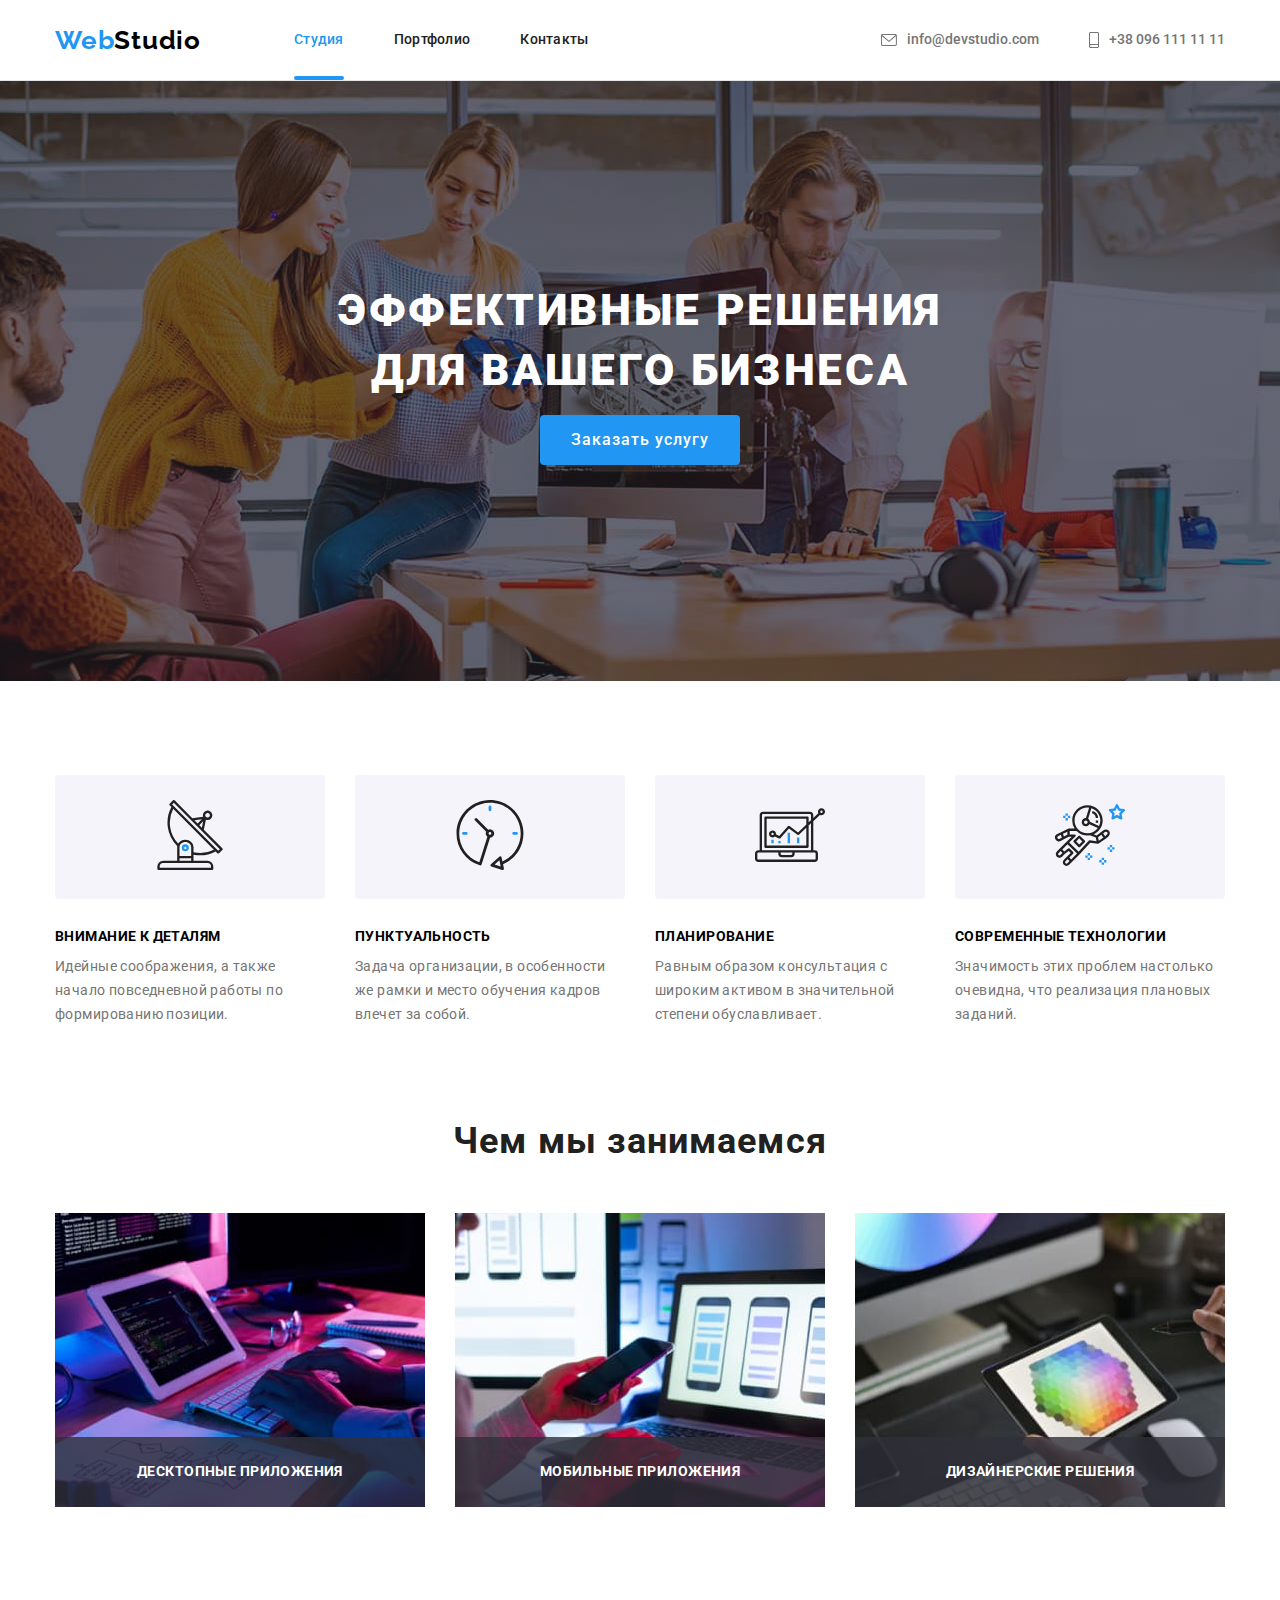
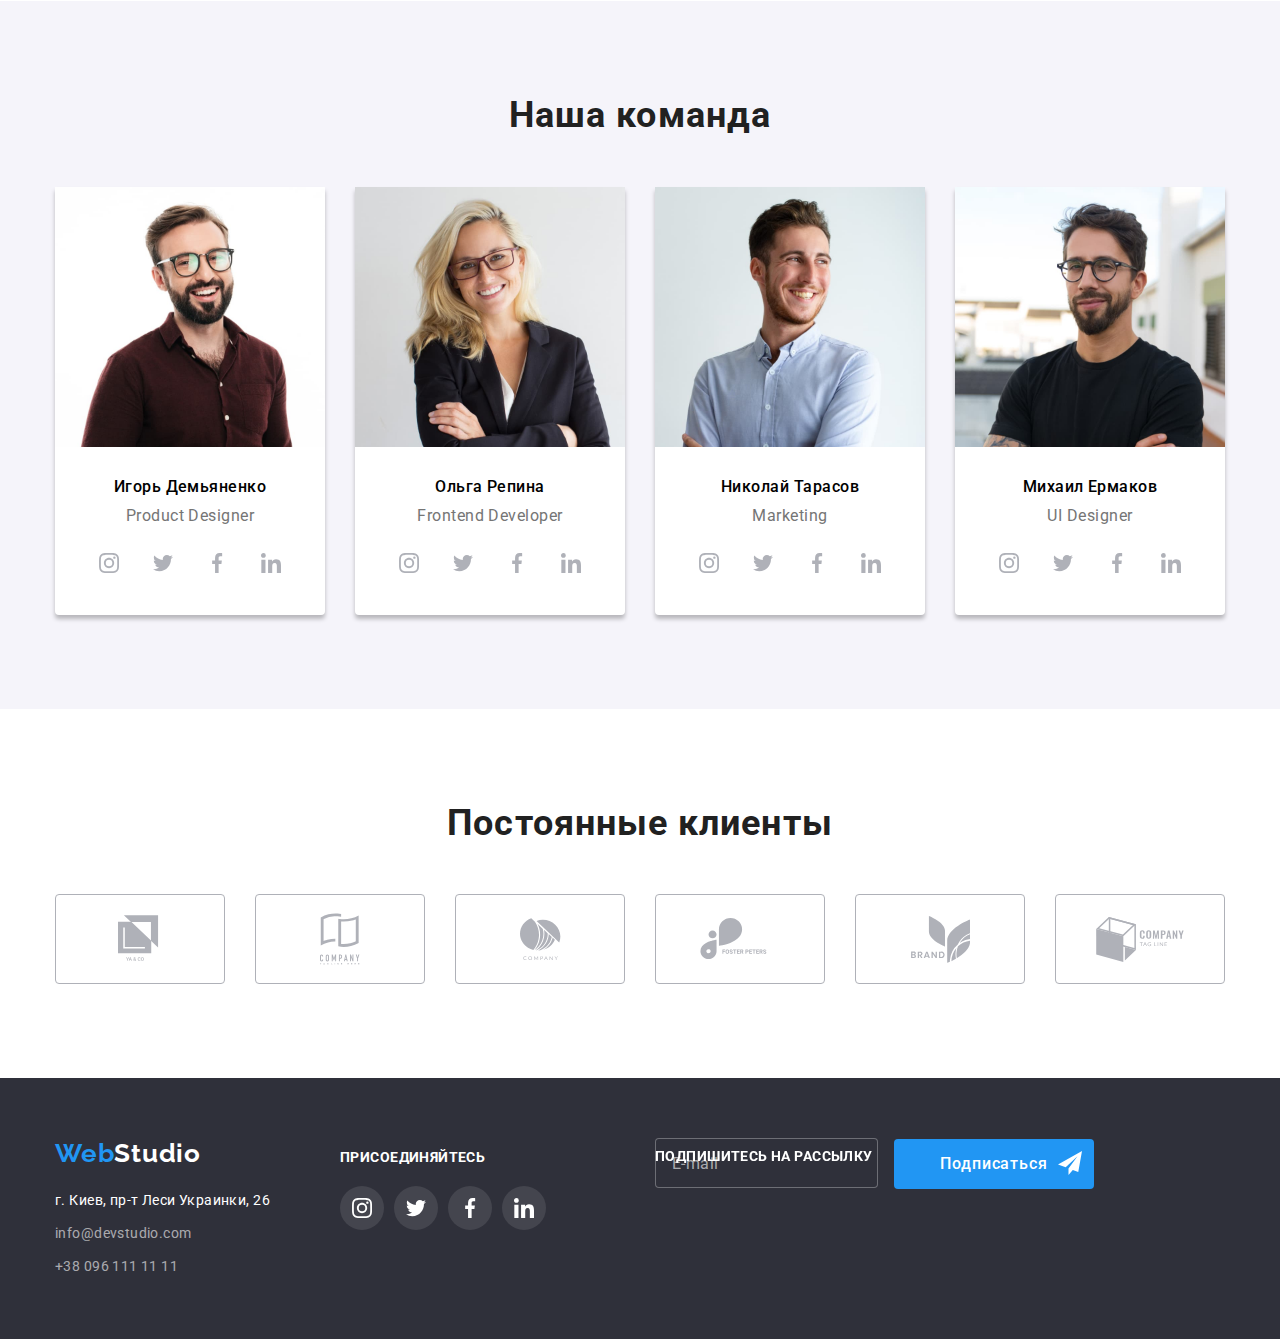
<file: index.html>
<!DOCTYPE html>
<html lang="ru">
<head>
    <meta charset="UTF-8">
    <meta name="viewport" content="width=device-width, initial-scale=1.0">
    <title>WebStudio</title>
    <link rel="stylesheet" href="https://cdnjs.cloudflare.com/ajax/libs/modern-normalize/1.0.0/modern-normalize.min.css">
    <link rel="preconnect" href="https://fonts.gstatic.com">
    <link href="https://fonts.googleapis.com/css2?family=Raleway:wght@700&family=Roboto:wght@400;500;700;900&display=swap"
        rel="stylesheet">
    <link rel="stylesheet" href="./css/styles.css">
</head>

<body>

    <header class="header">
        <div class="container">
            <a class="logo" href="index.html"><span class="web">Web</span><span class="studio">Studio</span></a>
            <nav>
                <ul class="nav-links">
                    <li class="item"><a class="nav-link current" href="index.html">Студия</a></li>
                    <li class="item"><a class="nav-link" href="portfolio.html">Портфолио</a></li>
                    <li class="item"><a class="nav-link" href="#">Контакты</a></li>
                </ul>
            </nav>
            <ul class="header-contacts">
                <li><a class="header-contact" href="mailto:info@devstudio.com">
                        <svg class="cont-icon" width="16" height="12">
                            <use href="./images/symbol-defs_opt.svg#icon-envelope"></use>
                        </svg>info@devstudio.com</a></li>
                <li><a class="header-contact" href="tel:+380961111111"> 
                        <svg class="cont-icon" width="10" height="16">
                            <use href="./images/symbol-defs_opt.svg#icon-smartphone"></use>
                        </svg> +38 096 111 11 11</a></li>
            </ul>
        </div>
    </header>

    <main>  
        <!--герой-->
        <section class="hero section">
            <div class="overlay">
                <div class="hero-title">
                    <h1 class="main-title">Эффективные решения для вашего бизнеса</h1>
                </div>
                <span class="hero-button">
                    <button class="button" type="button" data-modal-open>Заказать услугу</button>
                </span>
            </div>
        </section>

        <!--наши особенности-->
        <section class="our-peculiarities">
            <div class="container">
                <h2 class="visually-hidden">наши особенности</h2>
                <ul class="peculiarities">
                    <li class="p-item">
                        <div class="item-pecul">
                            <svg class="pec-image">
                                <use href="./images/symbol-defs_opt.svg#icon-antenna-1"></use>
                            </svg>
                        </div>
                        <h3>Внимание к деталям</h3>
                        <p>Идейные соображения, а также начало повседневной работы по формированию позиции.</p>
                    </li>
                    <li class="p-item">
                        <div class="item-pecul">
                            <svg class="pec-image">
                                <use href="./images/symbol-defs_opt.svg#icon-clock-1"></use>
                            </svg>
                        </div>
                        <h3>Пунктуальность</h3>
                        <p>Задача организации, в особенности же рамки и место обучения кадров влечет за собой.</p>
                    </li>
                    <li class="p-item">
                        <div class="item-pecul">
                            <svg class="pec-image">
                                <use href="./images/symbol-defs_opt.svg#icon-diagram-1"></use>
                            </svg>
                        </div>
                        <h3>Планирование</h3>
                        <p>Равным образом консультация с широким активом в значительной степени обуславливает.</p>
                    </li>
                    <li class="p-item">
                        <div class="item-pecul">
                            <svg class="pec-image">
                                <use href="./images/symbol-defs_opt.svg#icon-astronaut-1"></use>
                            </svg>
                        </div>
                        <h3>Современные технологии</h3>
                        <p>Значимость этих проблем настолько очевидна, что реализация плановых заданий.</p>
                    </li>
                </ul>
            </div>
        </section>

        <!--чем мы занимаемся-->
        <section class="b-features">
            <div class="container">
                <div class="our-business"><h2>Чем мы занимаемся</h2></div>
                <ul class="business-pict">
                    <li>
                        <div class="b-card">
                            <img src="./images/box_1.jpg" alt="человек набирает текст на клавиатуре" width="370">
                            <div class="b-text">
                                <h3>Десктопные приложения</h3>
                            </div>
                        </div>
                    </li>
                    <li>
                        <div class="b-card">
                            <img src="./images/box_2.jpg" alt="человек со смартфоном работает на ноутбуке" width="370">
                            <div class="b-text">
                                <h3>Мобильные приложения</h3>
                            </div>
                        </div>
                    </li>
                    <li>
                        <div class="b-card">
                            <img src="./images/box_3.jpg" alt="человек работает на планшете" width="370">
                            <div class="b-text">
                                <h3>Дизайнерские решения</h3>
                            </div>
                        </div>
                    </li>
                </ul>
            </div>
        </section>

        <!--карточки сотрудников-->
        <section class="stuff-cards">
            <div class="container">
                <h2>Наша команда</h2>
                <ul class="team-cards">
                    <li>
                        <img src="./images/img_team_1.jpg" alt="молодой мужчина дизайнер" width="270">
                        <h3>Игорь Демьяненко</h3>
                        <p>Product Designer</p>
                        <ul class="social-links">
                            <li class="s-links"><a class="button master" href="#">
                                <svg class="button-team">
                                    <use href="./images/symbol-defs_opt.svg#icon-instagram-2"></use>
                                </svg>
                            </a></li>
                            <li class="s-links"><a class="button master" href="#">
                                <svg class="button-team">
                                    <use href="./images/symbol-defs_opt.svg#icon-twitter-1"></use>
                                </svg>
                            </a></li>
                            <li class="s-links"><a class="button master" href="#">
                                <svg class="button-team">
                                    <use href="./images/symbol-defs_opt.svg#icon-facebook-1"></use>
                                </svg>
                            </a></li>
                            <li class="s-links"><a class="button master" href="#">
                                <svg class="button-team">
                                    <use href="./images/symbol-defs_opt.svg#icon-linkedin-1"></use>
                                </svg>
                            </a></li>
                        </ul>
                    </li> 
                    <li>
                        <img src="./images/img_team_2.jpg" alt="светловолосая девушка в очках" width="270">
                        <h3>Ольга Репина</h3>
                        <p>Frontend Developer</p>
                        <ul class="social-links">
                            <li class="s-links"><a class="button master" href="#">
                                    <svg class="button-team">
                                        <use href="./images/symbol-defs_opt.svg#icon-instagram-2"></use>
                                    </svg>
                                </a></li>
                            <li class="s-links"><a class="button master" href="#">
                                    <svg class="button-team">
                                        <use href="./images/symbol-defs_opt.svg#icon-twitter-1"></use>
                                    </svg>
                                </a></li>
                            <li class="s-links"><a class="button master" href="#">
                                    <svg class="button-team">
                                        <use href="./images/symbol-defs_opt.svg#icon-facebook-1"></use>
                                    </svg>
                                </a></li>
                            <li class="s-links"><a class="button master" href="#">
                                    <svg class="button-team">
                                        <use href="./images/symbol-defs_opt.svg#icon-linkedin-1"></use>
                                    </svg>
                                </a></li>
                        </ul>
                    </li>
                    <li>
                        <img src="./images/img_team_3.jpg" alt="молодой человек в светлой рубашке" width="270">
                        <h3>Николай Тарасов</h3>
                        <p>Marketing</p>
                        <ul class="social-links">
                            <li class="s-links"><a class="button master" href="#">
                                    <svg class="button-team">
                                        <use href="./images/symbol-defs_opt.svg#icon-instagram-2"></use>
                                    </svg>
                                </a></li>
                            <li class="s-links"><a class="button master" href="#">
                                    <svg class="button-team">
                                        <use href="./images/symbol-defs_opt.svg#icon-twitter-1"></use>
                                    </svg>
                                </a></li>
                            <li class="s-links"><a class="button master" href="#">
                                    <svg class="button-team">
                                        <use href="./images/symbol-defs_opt.svg#icon-facebook-1"></use>
                                    </svg>
                                </a></li>
                            <li class="s-links"><a class="button master" href="#">
                                    <svg class="button-team">
                                        <use href="./images/symbol-defs_opt.svg#icon-linkedin-1"></use>
                                    </svg>
                                </a></li>
                        </ul>
                    </li>
                    <li>
                        <img src="./images/img_team_4.jpg" alt="молодой мужчина в очках с бородой" width="270">
                        <h3>Михаил Ермаков</h3>
                        <p>UI Designer</p>
                        <ul class="social-links">
                            <li class="s-links"><a class="button master" href="#">
                                    <svg class="button-team">
                                        <use href="./images/symbol-defs_opt.svg#icon-instagram-2"></use>
                                    </svg>
                                </a></li>
                            <li class="s-links"><a class="button master" href="#">
                                    <svg class="button-team">
                                        <use href="./images/symbol-defs_opt.svg#icon-twitter-1"></use>
                                    </svg>
                                </a></li>
                            <li class="s-links"><a class="button master" href="#">
                                    <svg class="button-team">
                                        <use href="./images/symbol-defs_opt.svg#icon-facebook-1"></use>
                                    </svg>
                                </a></li>
                            <li class="s-links"><a class="button master" href="#">
                                    <svg class="button-team">
                                        <use href="./images/symbol-defs_opt.svg#icon-linkedin-1"></use>
                                    </svg>
                                </a></li>
                        </ul>
                    </li>
                </ul>
            </div>
        </section>

            <!-- список клиентов -->
        <section class="clients">
            <div class="container">
                    <h2 class="clients-title">Постоянные клиенты</h2>
                    <ul class="clients-list">
                        <li>
                            <a class="cl-link" href="">
                                <svg class="cl-image" width="44.3" height="49.3">
                                    <use href="./images/symbol-defs_opt.svg#icon-logo-1"></use>
                                </svg>
                            </a>
                        </li>
                        <li>
                            <a class="cl-link" href="">
                                <svg class="cl-image" width="40" height="52">
                                    <use href="./images/symbol-defs_opt.svg#icon-logo-2"></use>
                                </svg>
                            </a>
                        </li>
                        <li>
                            <a class="cl-link" href="">
                                <svg class="cl-image" width="41" height="42.6">
                                    <use href="./images/symbol-defs_opt.svg#icon-logo-3"></use>
                                </svg>
                            </a>
                        </li>
                        <li>
                            <a class="cl-link" href="">
                                <svg class="cl-image" width="79.66" height="42.02">
                                    <use href="./images/symbol-defs_opt.svg#icon-logo-4"></use>
                                </svg>
                            </a>
                        </li>
                        <li>
                            <a class="cl-link" href="">
                                <svg class="cl-image" width="59" height="47">
                                    <use href="./images/symbol-defs_opt.svg#icon-logo-5"></use>
                                </svg>
                            </a>
                        </li>
                        <li>
                            <a class="cl-link" href="">
                                <svg class="cl-image" width="88.48" height="45.44">
                                    <use href="./images/symbol-defs_opt.svg#icon-logo-6"></use>
                                </svg>
                            </a>
                        </li>
                    </ul>
            </div>
        </section>
        <div class="backdrop is-hidden" data-modal>
            <div class="modal">
                <button class="close" data-modal-close>
                    <img class="cross" src="./images/Vector.png" alt="крестик">
                </button>
                <p class="modal-title">Оставьте свои данные, мы вам перезвоним</p>
                <form action="" class="modal-form">
                    <label for="">Имя
                        <input type="text" name="name">
                    </label>
                    <label for="">Телефон
                        <input type="text" name="phone">
                    </label>
                    <label for="">Почта
                        <input type="email" name="email">
                    </label>
                    <label for="">Комментарий
                        <textarea name="comment" id="" rows="5" placeholder="Введите текст"></textarea>
                    </label>
                    <label for="">
                        <input type="checkbox" name="accept" value="accept">
                    Соглашаюсь с рассылкой и принимаю Условия договора
                    </label>
                    <button type="submit" class="button email-submit">Отправить</button>
                </form>
            </div>
        </div>
    </main>

    <footer>
        <div class="container">
            <div class="f-blocks">
                    <div class="f-address"><a class="f-logo" href="index.html"><span class="web">Web</span><span class="f-studio">Studio</span></a>
                        <ul class="f-contacts">
                            <li>
                                <address class="address">г. Киев, пр-т Леси Украинки, 26</address>
                            </li>
                            <li><a class="footer-contacts" href="mailto:info@devstudio.com">info@devstudio.com</a></li>
                            <li><a class="footer-contacts" href="tel:+380961111111">+38 096 111 11 11</a></li>
                        </ul>
                    </div>
                    <div class="f-links">
                        <h3>присоединяйтесь</h3>
                        <ul class="footer-links">
                            <li class="foot-link"><a class="button foot-master" href="#">
                                    <svg class="button-team">
                                        <use href="./images/symbol-defs_opt.svg#icon-instagram-2"></use>
                                    </svg>
                                </a></li>
                            <li class="foot-link"><a class="button foot-master" href="#">
                                    <svg class="button-team">
                                        <use href="./images/symbol-defs_opt.svg#icon-twitter-1"></use>
                                    </svg>
                                </a></li>
                            <li class="foot-link"><a class="button foot-master" href="#">
                                    <svg class="button-team">
                                        <use href="./images/symbol-defs_opt.svg#icon-facebook-1"></use>
                                    </svg>
                                </a></li>
                            <li class="foot-link"><a class="button foot-master" href="#">
                                    <svg class="button-team">
                                        <use href="./images/symbol-defs_opt.svg#icon-linkedin-1"></use>
                                    </svg>
                                </a></li>
                        </ul>
                    </div>
                    <form class="footer-form">
                        <label class="f-label" for="user-email" name="email">Подпишитесь на рассылку</label>
                        <div class="f-area">
                            <input class="f-input" type="email" id="user-email" placeholder="E-mail">
                            <button type="submit"class="button email-submit">Подписаться
                                <img class="send-icon" src="./images/icon send.svg" alt="бумажный самолетик" width="24px" height="24px">
                            </button>
                        </div>
                        
                    </form>
            </div>
        </div>
    </footer>
    <script src="./js/modal.js"></script>
</body>
</html>




<!-- <p class="f-email-text">Подпишитесь на рассылку</p> -->
</file>
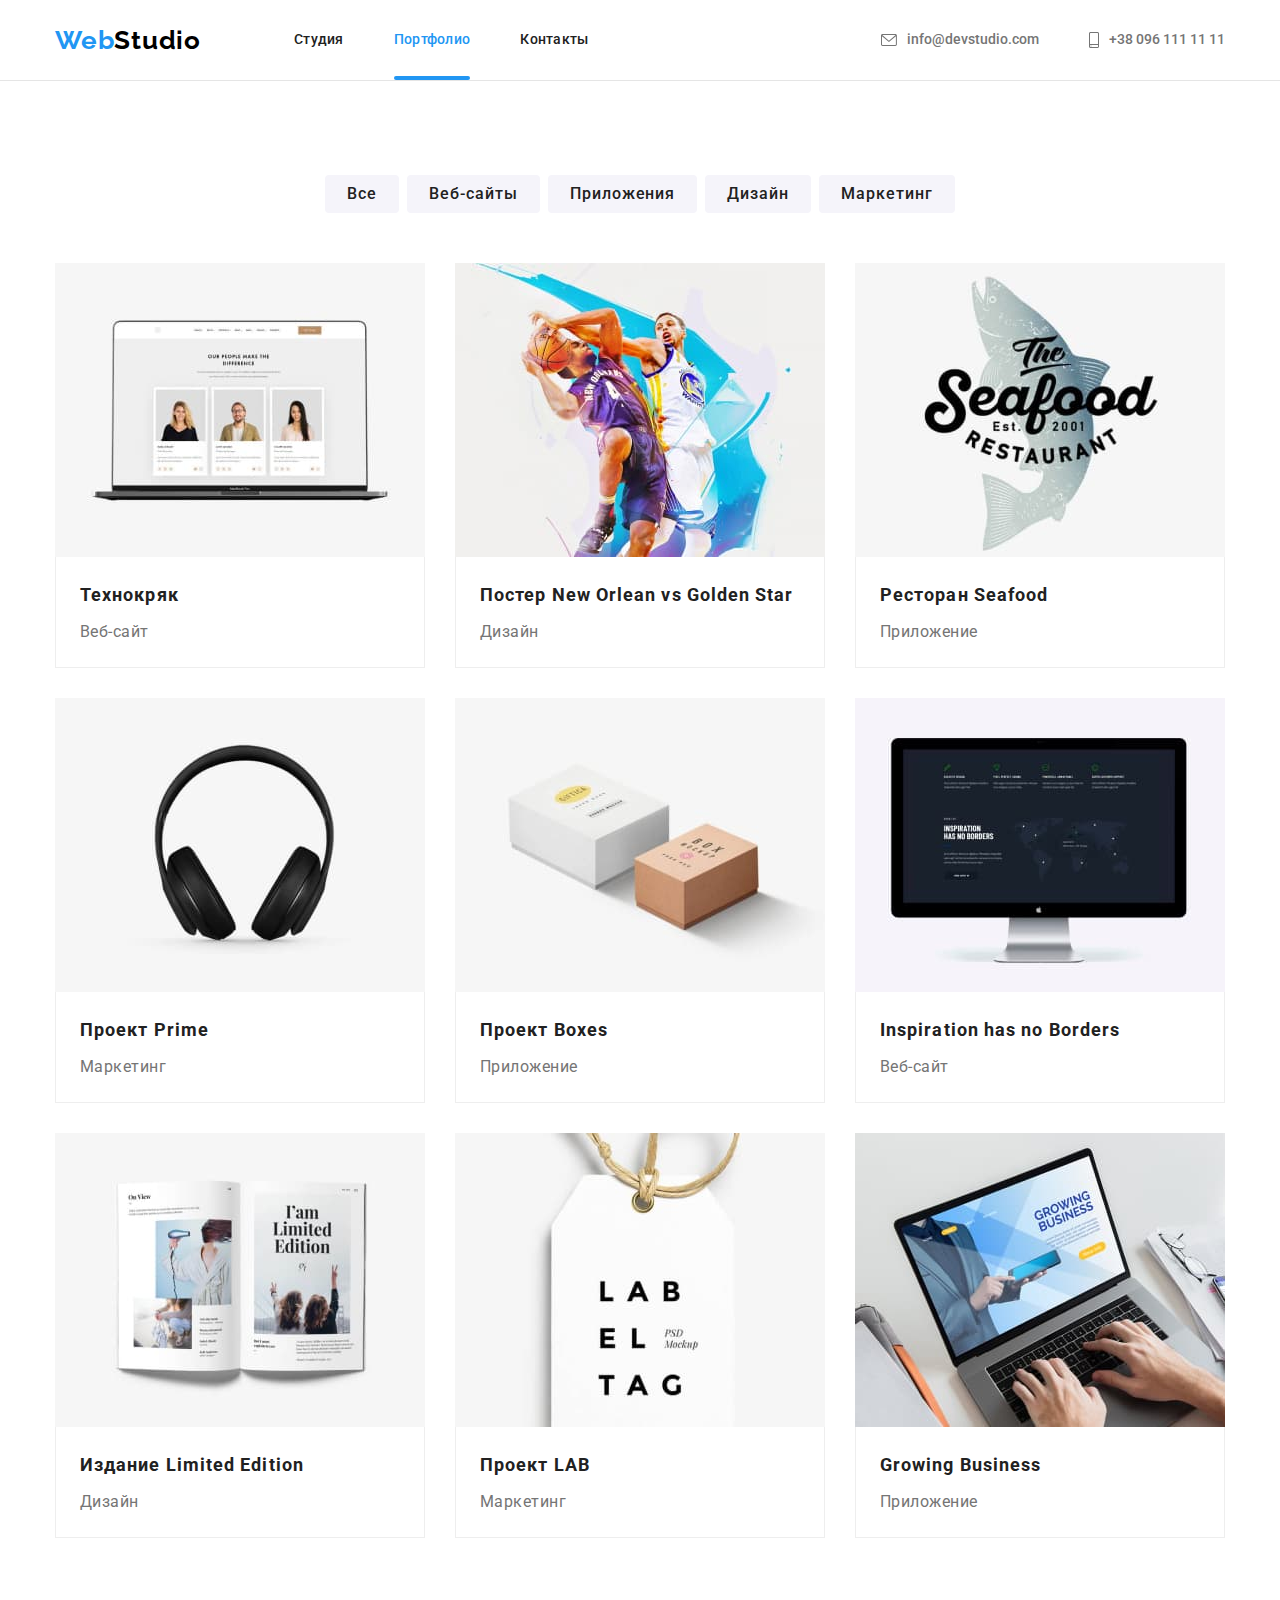
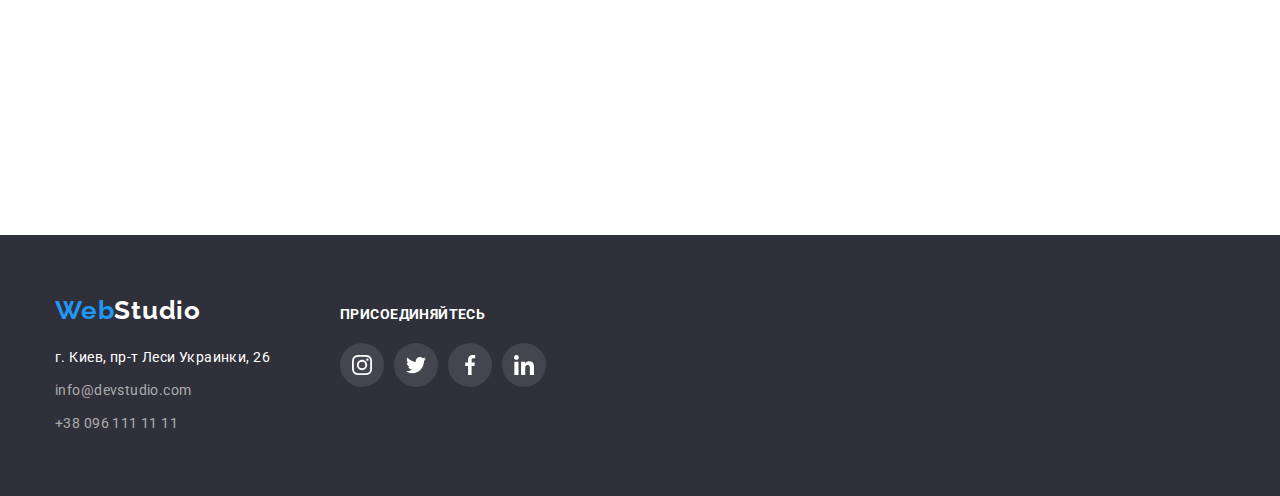
<file: portfolio.html>
<!DOCTYPE html>
<html lang="ru">
<head>
    <meta charset="UTF-8">
    <meta name="viewport" content="width=device-width, initial-scale=1.0">
    <title>Portfolio</title>
    <link rel="stylesheet" href="https://cdnjs.cloudflare.com/ajax/libs/modern-normalize/1.0.0/modern-normalize.min.css">
    <link rel="preconnect" href="https://fonts.gstatic.com">
    <link href="https://fonts.googleapis.com/css2?family=Raleway:wght@700&family=Roboto:wght@400;500;700;900&display=swap"
        rel="stylesheet">
    <link rel="stylesheet" href="./css/styles.css">
</head>
<body>
    <header class="header">
        <div class="container">
            <a class="logo" href="index.html"><span class="web">Web</span><span class="studio">Studio</span></a>
            <nav>
                <ul class="nav-links">
                    <li class="item"><a class="nav-link" href="index.html">Студия</a></li>
                    <li class="item"><a class="nav-link current" href="portfolio.html">Портфолио</a></li>
                    <li class="item"><a class="nav-link" href="#">Контакты</a></li>
                </ul>
            </nav>
            <ul class="header-contacts">
                <li><a class="header-contact" href="mailto:info@devstudio.com">
                        <svg class="cont-icon" width="16" height="12">
                            <use href="./images/symbol-defs_opt.svg#icon-envelope"></use>
                        </svg>info@devstudio.com</a></li>
                <li><a class="header-contact" href="tel:+380961111111">
                        <svg class="cont-icon" width="10" height="16">
                            <use href="./images/symbol-defs_opt.svg#icon-smartphone"></use>
                        </svg> +38 096 111 11 11</a></li>
            </ul>
        </div>
    </header>
    <main>
        <section class="portfolio-cards">
            <div class="container">
                <h1 class="visually-hidden" >портфолио</h1>
                <!-- кнопки-фильтры-->
                <h2 class="visually-hidden">кнопки-фильтры</h2>
                <ul class="buttons">
                    <li>
                        <button class="button" type="button">Все</button>
                    </li>
                    <li>
                        <button class="button" type="button">Веб-сайты</button>
                    </li>
                    <li>
                        <button class="button" type="button">Приложения</button>
                    </li>
                    <li>
                        <button class="button" type="button">Дизайн</button>
                    </li>
                    <li>
                        <button class="button" type="button">Маркетинг</button>
                    </li>
                </ul>
                <h2 class="visually-hidden">карточки портфолио</h2>
                <ul class="pf-cards">
                    <li>
                        <a class="pf-link" href="">
                            <div class="pf-card">
                                <img src="./images/pf-1.jpg" alt="открытый лэптоп" width="370">
                                <div class="overlay">
                                    <span class="overlay-text">Технокряк это современная площадка распространения коронавируса. Компании используют эту платформу для цифрового
                                    шпионажа и атак на защищённые сервера конкурентов.</span>
                                </div>
                            </div>
                            <div class="pf-item">
                                <h3>Технокряк</h3>
                                <p>Веб-сайт</p>
                            </div>  
                        </a>
                    </li>
                    <li>
                        <a class="pf-link" href="">
                            <div class="pf-card">
                                <img src="./images/pf-2.jpg" alt="два баскетболиста" width="370">
                                <div class="overlay">
                                    <span class="overlay-text">Технокряк это современная площадка распространения коронавируса. Компании используют эту
                                        платформу для цифрового
                                        шпионажа и атак на защищённые сервера конкурентов.</span>
                                </div>
                            </div>
                            <div class="pf-item">
                                <h3>Постер New Orlean vs Golden Star</h3>
                                <p>Дизайн</p>
                            </div>
                        </a>
                    </li>
                    <li>
                        <a class="pf-link" href="">
                            <div class="pf-card">
                                <img src="./images/pf-3.jpg" alt="логотип в виде рыбы" width="370">
                                <div class="overlay">
                                    <span class="overlay-text">Технокряк это современная площадка распространения коронавируса. Компании используют эту
                                        платформу для цифрового
                                        шпионажа и атак на защищённые сервера конкурентов.</span>
                                </div>
                            </div>
                            <div class="pf-item">
                                <h3>Ресторан Seafood</h3>
                                <p>Приложение</p>
                            </div>
                        </a>
                    </li>
                    <li>
                        <a class="pf-link" href="">
                            <div class="pf-card">
                                <img src="./images/pf-4.jpg" alt="наушники" width="370">
                                <div class="overlay">
                                    <span class="overlay-text">Технокряк это современная площадка распространения коронавируса. Компании используют эту
                                        платформу для цифрового
                                        шпионажа и атак на защищённые сервера конкурентов.</span>
                                </div>
                            </div>
                            <div class="pf-item">
                                <h3>Проект Prime</h3>
                                <p>Маркетинг</p>
                            </div>
                        </a>
                    </li>
                    <li>
                        <a class="pf-link" href="">
                            <div class="pf-card">
                                <img src="./images/pf-5.jpg" alt="две коробки разного цвета" width="370">
                                <div class="overlay">
                                    <span class="overlay-text">Технокряк это современная площадка распространения коронавируса. Компании используют эту
                                        платформу для цифрового
                                        шпионажа и атак на защищённые сервера конкурентов.</span>
                                </div>
                            </div>
                            <div class="pf-item">
                                <h3>Проект Boxes</h3>
                                <p>Приложение</p>
                            </div>
                        </a>
                    </li>
                    <li>
                        <a class="pf-link" href="">
                            <div class="pf-card">
                                <img src="./images/pf-6.jpg" alt="монитор с веб страницей" width="370">
                                <div class="overlay">
                                    <span class="overlay-text">Технокряк это современная площадка распространения коронавируса. Компании используют эту
                                        платформу для цифрового
                                        шпионажа и атак на защищённые сервера конкурентов.</span>
                                </div>
                            </div>
                            <div class="pf-item">
                                <h3 lang="en">Inspiration has no Borders</h3>
                                <p>Веб-сайт</p>
                            </div>
                        </a>
                    </li>
                    <li>
                        <a class="pf-link" href="">
                            <div class="pf-card">
                                <img src="./images/pf-7.jpg" alt="книга на английском языке" width="370">
                                <div class="overlay">
                                    <span class="overlay-text">Технокряк это современная площадка распространения коронавируса. Компании используют эту
                                        платформу для цифрового
                                        шпионажа и атак на защищённые сервера конкурентов.</span>
                                </div>
                            </div>
                            <div class="pf-item">
                                <h3>Издание Limited Edition</h3>
                                <p>Дизайн</p>
                            </div>
                        </a>
                    </li>
                    <li>
                        <a class="pf-link" href="">
                            <div class="pf-card">
                                    <img src="./images/pf-8.jpg" alt="ярлык со шнурком" width="370">
                                    <div class="overlay">
                                        <span class="overlay-text">Технокряк это современная площадка распространения коронавируса. Компании используют эту
                                            платформу для цифрового
                                            шпионажа и атак на защищённые сервера конкурентов.</span>
                                    </div>
                            </div>
                            <div class="pf-item">
                                <h3>Проект LAB</h3>
                                <p>Маркетинг</p>
                            </div>
                        </a>
                    </li>
                    <li>
                        <a class="pf-link" href="">
                            <div class="pf-card">
                                <img src="./images/pf-9.jpg" alt="человек набирает текст на лептопе" width="370">
                                <div class="overlay">
                                    <span class="overlay-text">Технокряк это современная площадка распространения коронавируса. Компании используют эту
                                        платформу для цифрового
                                        шпионажа и атак на защищённые сервера конкурентов.</span>
                                </div>
                            </div>
                            <div class="pf-item">
                                <h3 lang="en">Growing Business</h3>
                                <p>Приложение</p>
                            </div>
                        </a>
                    </li>
                </ul>
            </div>
        </section>
    </main>

    <footer>
        <div class="container">
            <div class="f-blocks">
                <div class="f-address"><a class="f-logo" href="index.html"><span class="web">Web</span><span
                            class="f-studio">Studio</span></a>
                    <ul class="f-contacts">
                        <li>
                            <address class="address">г. Киев, пр-т Леси Украинки, 26</address>
                        </li>
                        <li><a class="footer-contacts" href="mailto:info@devstudio.com">info@devstudio.com</a></li>
                        <li><a class="footer-contacts" href="tel:+380961111111">+38 096 111 11 11</a></li>
                    </ul>
                </div>
                <div class="f-links">
                    <h3>присоединяйтесь</h3>
                    <ul class="footer-links">
                        <li class="foot-link"><a class="button foot-master" href="#">
                                <svg class="button-team">
                                    <use href="./images/symbol-defs_opt.svg#icon-instagram-2"></use>
                                </svg>
                            </a></li>
                        <li class="foot-link"><a class="button foot-master" href="#">
                                <svg class="button-team">
                                    <use href="./images/symbol-defs_opt.svg#icon-twitter-1"></use>
                                </svg>
                            </a></li>
                        <li class="foot-link"><a class="button foot-master" href="#">
                                <svg class="button-team">
                                    <use href="./images/symbol-defs_opt.svg#icon-facebook-1"></use>
                                </svg>
                            </a></li>
                        <li class="foot-link"><a class="button foot-master" href="#">
                                <svg class="button-team">
                                    <use href="./images/symbol-defs_opt.svg#icon-linkedin-1"></use>
                                </svg>
                            </a></li>
                    </ul>
                </div>
            </div>
        </div>
    </footer>
</body>
</html>
</file>
<file: css/styles.css>
:root {
  --header-bg-color: #ffffff;
  --main-bg-color: #e5e5e5;
  --footer-bg-color: #2f303a;
  --accent-color: #2196f3;
  --text-color: #212121;
  --icon-slink-color: #afb1b8;
  --animation-duration: 250ms;
  --animation-type: cubic-bezier(0.4, 0, 0.2, 1);
}
/* общие */
body,
body address {
  font-family: Roboto, sans-serif;
  font-style: normal;
}

a {
  text-decoration: none;
}

li {
  list-style: none;
}

.visually-hidden {
  position: absolute;
  clip: rect(0 0 0 0);
  width: 1px;
  height: 1px;
  margin: -1px;
}
.container {
  width: 1200px;
  margin-left: auto;
  margin-right: auto;
  padding-left: 15px;
  padding-right: 15px;
}
/* хедер */
header {
  background-color: var(--header-bg-color);
  border-bottom: 1px solid var(--main-bg-color);
}
header > .container {
  display: flex;
  align-items: center;
}

ul {
  margin-top: 0;
  margin-bottom: 0;
  padding-left: 0;
}

h1 {
  margin-top: 0;
  margin-bottom: 0;
}
img {
  display: block;
}
/*логотип вебстудия*/
.logo {
  margin-right: 93px;
}
.web,
.studio {
  font-family: Raleway;
  font-style: normal;
  font-weight: 700;
  font-size: 26px;
  line-height: 1.19;
  letter-spacing: 0.03em;
  color: #000000;
}
.web {
  color: var(--accent-color);
}
/*ссылки навигации*/
.nav-links {
  display: flex;
}
.nav-links > .item:not(:last-child) {
  margin-right: 50px;
}

.nav-link {
  display: block;
  padding: 32px 0;
  font-weight: 500;
  font-size: 14px;
  line-height: 1.14;
  letter-spacing: 0.02em;
  color: var(--text-color);
  transition-property: color;
  transition-duration: 250ms;
  

}
.nav-link:focus,
.nav-link:hover {
  color: var(--accent-color);
}
.nav-link.current {
  position: relative;
  color: var(--accent-color);
}

.nav-link.current::after {
  content: '';
  position: absolute;
  display: block;
  width: 100%;
  height: 4px;
  border-radius: 2px;
  bottom: 0;
  left: 0;
  background-color: var(--accent-color);
}

/* имейл и  телефон */
.header-contacts {
  display: flex;
  margin-left: auto;
}
.header-contacts > li:not(:last-child) {
  margin-right: 50px;
}
.header-contact {
  display: flex;
  align-items: center;
  font-weight: 500;
  font-size: 14px;
  line-height: 1.14;
  color: #757575;
  transition-property: color;
  transition-duration: var(--animation-duration);
  
}
.header-contact:focus,
.header-contact:hover {
  color: var(--accent-color);
}
.cont-icon {
  margin-right: 10px;
  fill: currentColor;
}

/*стартовая страница*/
/*герой*/

.hero .section {
  padding: 0;
  background-color: #c4c4c4;
}

.overlay {
  max-width: 1600px;
  margin: 0 auto;
}
.hero .overlay {
  height: 600px;
  padding-top: 200px;
  background-image: linear-gradient(
      to right,
      rgba(47, 48, 58, 0.4),
      rgba(47, 48, 58, 0.4)
    ),
    url(../images/Hero_main.jpg);

  background-position: center;
}
.hero-title {
  width: 696px;
  text-align: center;
  margin: 0 auto;
}
.hero,
.main-title {
  font-weight: 900;
  font-size: 44px;
  line-height: 1.36;
  text-align: center;
  letter-spacing: 0.06em;
  text-transform: uppercase;
  color: var(--header-bg-color);
  /*background-color: var(--footer-bg-color);*/
}


.button {
  display: inline-block;
  border-style: none;
  outline: none;
  padding: 6px 22px;
  border-radius: 4px;
  font-weight: 500;
  font-size: 16px;
  line-height: 1.63;
  align-items: center;
  text-align: center;
  letter-spacing: 0.06em;
  color: var(--text-color);
  background-color: #f5f4fa;
}

.hero-button > .button {
  width: 200px;
  height: 50px;
  color: var(--header-bg-color);
  background-color: var(--accent-color);
  transition-property: color;
  transition-property: background-color;
  transition-duration: var(--animation-duration);
}
.hero-button > .button:focus,
.hero-button > .button:hover {
  color: var(--text-color);
  background-color: #f5f4fa;
  cursor: pointer;
}

.button:focus,
.button:hover {
  color: var(--header-bg-color);
  background-color: var(--accent-color);
  cursor: pointer;
}

/*наши особенности главная страница*/
.our-peculiarities {
  padding-top: 94px;
  padding-bottom: 94px;
}
.peculiarities {
  display: flex;
  margin-left: auto;
}

.peculiarities > li:not(:last-child) {
  margin-right: 30px;
}
.p-item {
  width: 270px;
}
.item-pecul {
  padding: 25px 100px;
  margin-bottom: 30px;
  background: #f5f4fa;
  border-radius: 4px;
}

.pec-image {
  width: 70px;
  height: 70px;
}
.p-item > p {
  margin-top: 10px;
  margin-bottom: 0;
}

.p-item > h3 {
  margin: 0;
}
.peculiarities h3 {
  font-weight: 700;
  font-size: 14px;
  line-height: 1.14;
  letter-spacing: 0.03em;
  text-transform: uppercase;
}
.peculiarities p {
  font-weight: 400;
  font-size: 14px;
  line-height: 1.71;
  letter-spacing: 0.03em;
  color: #757575;
}
/*чем занимаемся. главная страница*/
.b-features {
  padding-top: 0;
  padding-bottom: 94px;
}

.business-pict {
  display: flex;
  margin-left: auto;
}

.business-pict > li:not(:last-child) {
  margin-right: 30px;
}
.our-business .team,
h2 {
  text-align: center;
  margin-bottom: 0;
  margin-top: 0;
  font-weight: 700;
  font-size: 36px;
  line-height: 1.16;
  letter-spacing: 0.03em;
  color: #212121;
}
.b-card {
  position: relative;
}

.b-text {
  position: absolute;
  bottom: 0%;
  width: 100%;
  height: 70px;
  padding: 27px 82px;
  background-color: rgba(47, 48, 58, 0.8);
}
.b-text > h3 {
  margin-top: 0;
  font: Roboto;
  font-weight: 700;
  font-size: 14px;
  text-align: center;
  line-height: 1.14;
  letter-spacing: 0.03em;
  text-transform: uppercase;
  color: var(--header-bg-color);
}

/* наша команда */
.stuff-cards {
  padding-top: 94px;
  padding-bottom: 94px;
  background-color: #f5f4fa;
}

.team-cards {
  display: flex;
}
.team-cards > li {
  background-color: var(--header-bg-color);
  border-radius: 0px 0px 4px 4px;
  box-shadow: 0px 4px 4px 0px rgba(0, 0, 0, 0.25);
  /*filter: drop-shadow(0px 4px 4px rgba(0, 0, 0, 0.25));*/
}
.team-cards > li:not(:last-child) {
  margin-right: 30px;
}

.team-cards h3 {
  margin-top: 30px;
  margin-bottom: 0;
  text-align: center;
  font-weight: 500;
  font-size: 16px;
  line-height: 1.19;
  letter-spacing: 0.03em;
}
.team-cards p {
  margin-top: 10px;
  margin-bottom: 16px;
  text-align: center;
  font-weight: 400;
  font-size: 16px;
  line-height: 1.19;
  letter-spacing: 0.03em;
  color: #757575;
}

/* кнопки соцсетей в карточках команды*/
.social-links {
  display: inline-flex;
  margin-left: 32px;
  margin-right: 32px;
  margin-bottom: 30px;
}

.social-links > li:not(:last-child) {
  margin-right: 10px;
}


.master {
  display: inline-flex;
  justify-content: center;
  align-items: center;
  width: 44px;
  height: 44px;
  padding: 12px;
  border: none;
  border-radius: 50%;
  background-color: var(--header-bg-color);
  fill: var(--icon-slink-color);
}


.s-links :hover,
.s-links :focus {
  background-color: var(--accent-color);
  fill: var(--header-bg-color);
  cursor: pointer;
} 

.button-team {
  width: 20px;
  height: 20px;
}

/* наши клиенты*/
.clients {
  padding-top: 94px;
  padding-bottom: 94px;
}
.clients-title,
h2 {
  margin-bottom: 50px;
  text-align: center;
}
.clients-list {
  display: flex;
  margin-left: auto;
  align-items: center;
}

.clients-list > li:not(:last-child) {
  margin-right: 30px;
}
.cl-link {
  display: inline-flex;
  justify-content: center;
  align-items: center;
  width: 170px;
  height: 90px;
  box-sizing: border-box;
  border: 1px solid #afb1b8;
  border-radius: 4px;
  color: var(--icon-slink-color);
  transition-property: color;
  transition-duration: var(--animation-duration);
}
.cl-image {
  fill: currentColor;
}

.cl-link:focus,
.cl-link:hover {
  color: var(--accent-color);
  border-color: var(--accent-color);
  cursor: pointer;
}

/* страница портфолио*/
main {
  background-color: var(--header-bg-color);
}

/* кнопки карточек */
.buttons {
  display: flex;
  justify-content: center;
  padding-bottom: 50px;
  font-family: inherit;
  font-weight: 500;
  font-size: 16px;
  line-height: 1.73;
  letter-spacing: 0.03em;
  color: var(--text-color);
  background-color: var(--header-bg-color);
  cursor: pointer;
  
}
.button {
  transition-property: color, background-color;
  transition-duration: var(--animation-duration);
}

.button:focus,
.button:hover {
  color: var(--header-bg-color);
  background-color: var(--accent-color);
}

.buttons > li:not(:last-child) {
  margin-right: 8px;
}

/* карточки портфолио*/
.portfolio-cards {
  padding-top: 94px;
  padding-bottom: 297px;
}
.pf-cards {
  display: flex;
  flex-wrap: wrap;
  margin-left: auto;
}
.pf-cards > li {
  margin-right: 30px;
  margin-bottom: 30px;
  width: 370px;
  background-color: var(--header-bg-color);
}

.pf-cards > li:nth-child(3n) {
  margin-right: 0;
}

.pf-cards > li:nth-last-child(-n + 3) {
  margin-bottom: 0;
}

.pf-cards h3 {
  margin-top: 0px;
  margin-right: 0;
  margin-bottom: 4px;
  font-weight: 700;
  font-size: 18px;
  line-height: 2;
  letter-spacing: 0.06em;
  color: var(--text-color);
}

.pf-cards p {
  margin-top: 0;
  margin-right: 0;
  margin-bottom: 0;
  font-weight: 400;
  font-size: 16px;
  line-height: 1.87;
  letter-spacing: 0.03em;
  color: #757575;
}

.pf-item {
  border-right: 1px solid #eeeeee;
  border-bottom: 1px solid #eeeeee;
  border-left: 1px solid #eeeeee;
  padding-left: 24px;
  padding-right: 24px;
  padding-top: 20px;
  padding-bottom: 20px;
}

.pf-card {
  position: relative;
  display: block;
  overflow: hidden;
}

.pf-link:hover,
.pf-link:focus {
  box-shadow: 0px 1px 1px rgba(0, 0, 0, 0.12), 1px 4px 6px rgba(0, 0, 0, 0.16),
    0px 4px 4px rgba(63, 1, 1, 0.14);
}

.pf-card .overlay {
  position: absolute;
  width: 100%;
  height: 100%;
  left: 0;
  top: 0;
  background-color: var(--accent-color);
  opacity: 0.9;
  transform: translateY(100%);
  transition: transform var(--animation-duration) var(--animation-type);
}

.overlay-text {
  display: block;
  font-family: Roboto;
  font-weight: 400;
  font-size: 18px;
  line-height: 1.55;
  text-align: left;
  padding: 63px 24px;
  letter-spacing: 0.02em;
  opacity: 1;
  color: #ffffff;
}

.pf-link:hover .overlay,
.pf-link:focus .overlay {
  transform: translateY(0);
}

/*футер*/
footer {
  padding-top: 60px;
  padding-bottom: 60px;
  background-color: var(--footer-bg-color);
}
.f-blocks {
  display: flex;
}
.f-studio {
  font-family: Raleway;
  font-style: normal;
  font-weight: 700;
  font-size: 26px;
  line-height: 1.19;
  letter-spacing: 0.03em;
  color: var(--header-bg-color);
}
.f-contacts {
  margin-top: 20px;
}
.f-contacts > li:not(:first-child) {
  padding-top: 9px;
}
.address {
  font-weight: 400;
  font-size: 14px;
  line-height: 1.71;
  letter-spacing: 0.03em;
  color: var(--header-bg-color);
}
.footer-contacts {
  font-weight: 400;
  font-size: 14px;
  line-height: 1.71;
  letter-spacing: 0.03em;
  color: rgba(255, 255, 255, 0.6);
}
/*ссылки соцсети футер*/
.f-links {
  margin-top: 12px;
}
.f-links > h3 {
  margin-top: 0;
  margin-bottom: 0;
  margin-left: 70px;
  font-weight: bold;
  font-size: 14px;
  line-height: 1.14;
  letter-spacing: 0.03em;
  text-transform: uppercase;
  color: var(--header-bg-color);
}

.footer-links {
  display: inline-flex;
  margin-left: 70px;
  margin-top: 20px;
}
.footer-links > li:not(:last-child) {
  margin-right: 10px;
}

}
.foot-link :hover,
.foot-link :focus {
  background-color: var(--accent-color);
  fill: var(--header-bg-color);
  cursor: pointer; 
}

.foot-master {
  display: inline-flex;
  justify-content: center;
  align-items: center;
  width: 44px;
  height: 44px;
  padding: 12px;
  border: none;
  border-radius: 50%;
  background-color: rgba(255, 255, 255, 0.1);
  fill: var(--header-bg-color);
  transition-property: background-color;
  transition-duration: var(--animation-duration);
}

/* форма подписки на рассылку */
.footer-form {
  display: inline-block;
  box-sizing: border-box;
  width: 570px;
  margin-left: auto;
  margin-right:0;
}

.f-form {
  display: flex;
}

.f-label {
  position: absolute;
    text-align: center;
    margin-top: 10px;
    font-family: Roboto;
    font-style: normal;
    font-weight: 700;
    font-size: 14px;
    line-height: 1,14;
    letter-spacing: 0.03em;
    text-transform: uppercase;
    color: var(--header-bg-color);
 }
.f-area {
  display: inline-block;
}
.f-input {
  display: inline-block;
   /*width: 358px;*/
  height: 50px;
  padding-left: 16px;
  margin-right: 12px;
  border: 1px solid rgba(255, 255, 255, 0.3);
  border-radius: 4px;
  background-color: var(--footer-bg-color);
 }

 .f-input::placeholder {
    text-align: left;
    font-family: Roboto;
    font-style: normal;
    font-weight: normal;
    font-size: 16px;
    line-height: 1.25;


letter-spacing: 0.03em;

color: rgba(255, 255, 255, 0.6);
 }
/* .f-email-text {
  margin-left: 93px;
  margin-top: 12px;
  font-family: Roboto;
  font-style: normal;
  font-weight: 700;
  font-size: 14px;
  line-height: 1.14;
  letter-spacing: 0.03em;
  text-transform: uppercase;
  color: var(--header-bg-color);
}

.us-email {
  margin-left: 93px;
}

.email-field {
  margin-right: 12px;
  width: 358px;
  height: 50px;
  border: 1px solid rgba(255, 255, 255, 0.3);
  border-radius: 4px;
  background-color: var(--footer-bg-color);
}



/* убрать после окончания
.button {
  display: inline-block;
  border-style: none;
  outline: none;
  padding: 6px 22px;
  border-radius: 4px;
  font-weight: 500;
  font-size: 16px;
  line-height: 1.63;
  align-items: center;
  text-align: center;
  letter-spacing: 0.06em;
  color: var(--text-color);
  background-color: #f5f4fa;
}
*/

.email-submit {
  position: relative;
  width: 200px;
  height: 50px;
  padding: 0;
  align-items: flex-start;
  color: var(--header-bg-color);
  background-color: var(--accent-color);
  transition-property: color;
  transition-property: background-color;
  transition-duration: var(--animation-duration);
}

.send-icon {
  position: absolute;
  display: inline-block;
  justify-content: center;
  margin-left: 10px;
  margin-right: 28px;
  /*margin-top: 13px; */
} 

/* модальное окно*/
.backdrop {
  position: fixed;
  top: 0;
  left: 0;
  width: 100%;
  height: 100%;
  background-color: rgba(0, 0, 0, 0.2);
}

.is-hidden {
  opacity: 0;
  pointer-events: none;
}

.modal {
  position: absolute;
  top: 50%;
  left: 50%;
  transform: translate(-50%, -50%);
  width: 528px;
  height: 581px;
  border-radius: 3px;
  box-shadow: 0px 1px 3px rgba(0, 0, 0, 0.12), 0px 1px 1px rgba(0, 0, 0, 0.14),
    0px 2px 1px rgba(0, 0, 0, 0.2);
  background-color: var(--header-bg-color);
}

.modal .close {
  width: 30px;
  height: 30px;
  border: 1px solid rgba(0, 0, 0, 0.1);
  border-radius: 50%;
}

.close {
  position: absolute;
  right: 0;
  margin-top: 8px;
  margin-right: 8px;
  background-color: var(--header-bg-color);
}

.cross {
  width: 11px;
  height: 11px;
  color: #000000;
}

.modal-title {
  display: block;
  margin-left: auto;
  margin-right: auto;
  margin-top: 40px;
  font-family: Roboto;
  font-style: normal;
  font-weight: bold;
  font-size: 20px;
  line-height: 23px;
  text-align: center;
  letter-spacing: 0.03em;
  color: var(--text-color);
}

.modal-form {
  display: flex;
  flex-direction: column;
}
</file>
